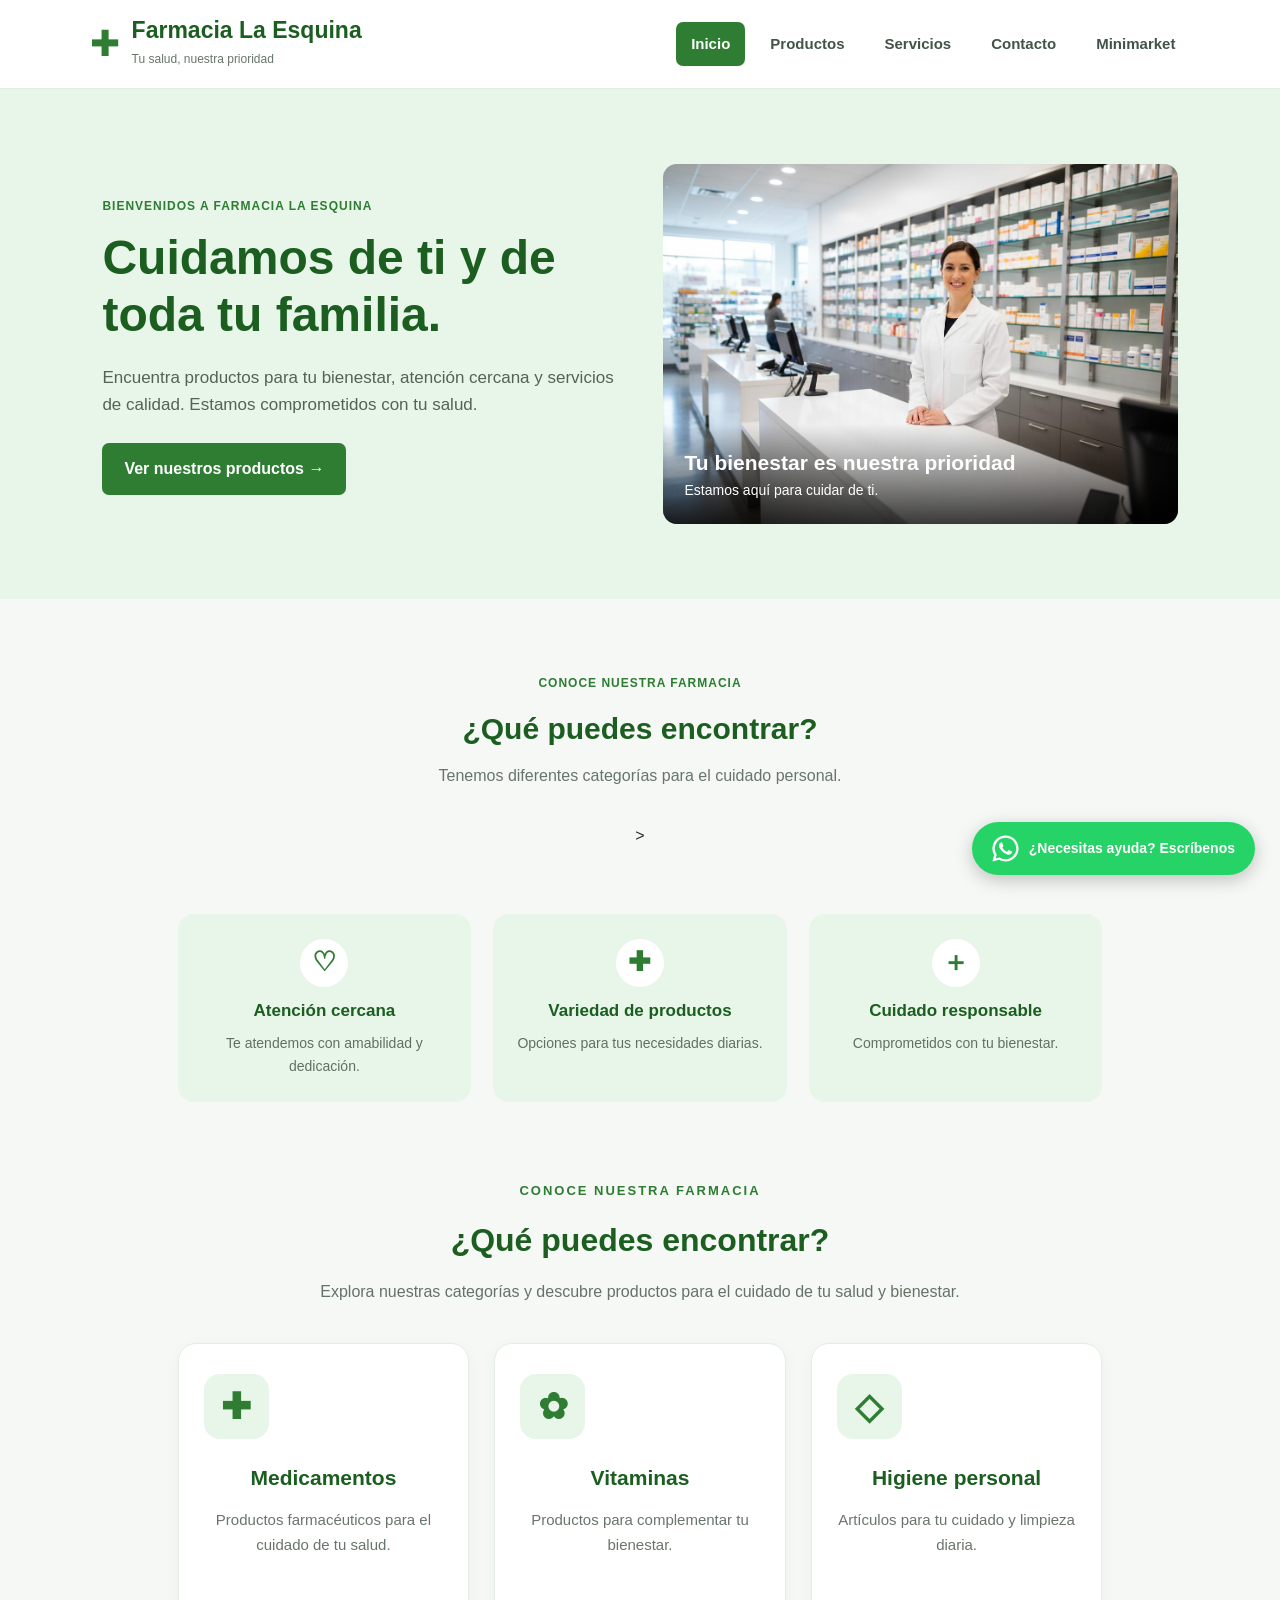
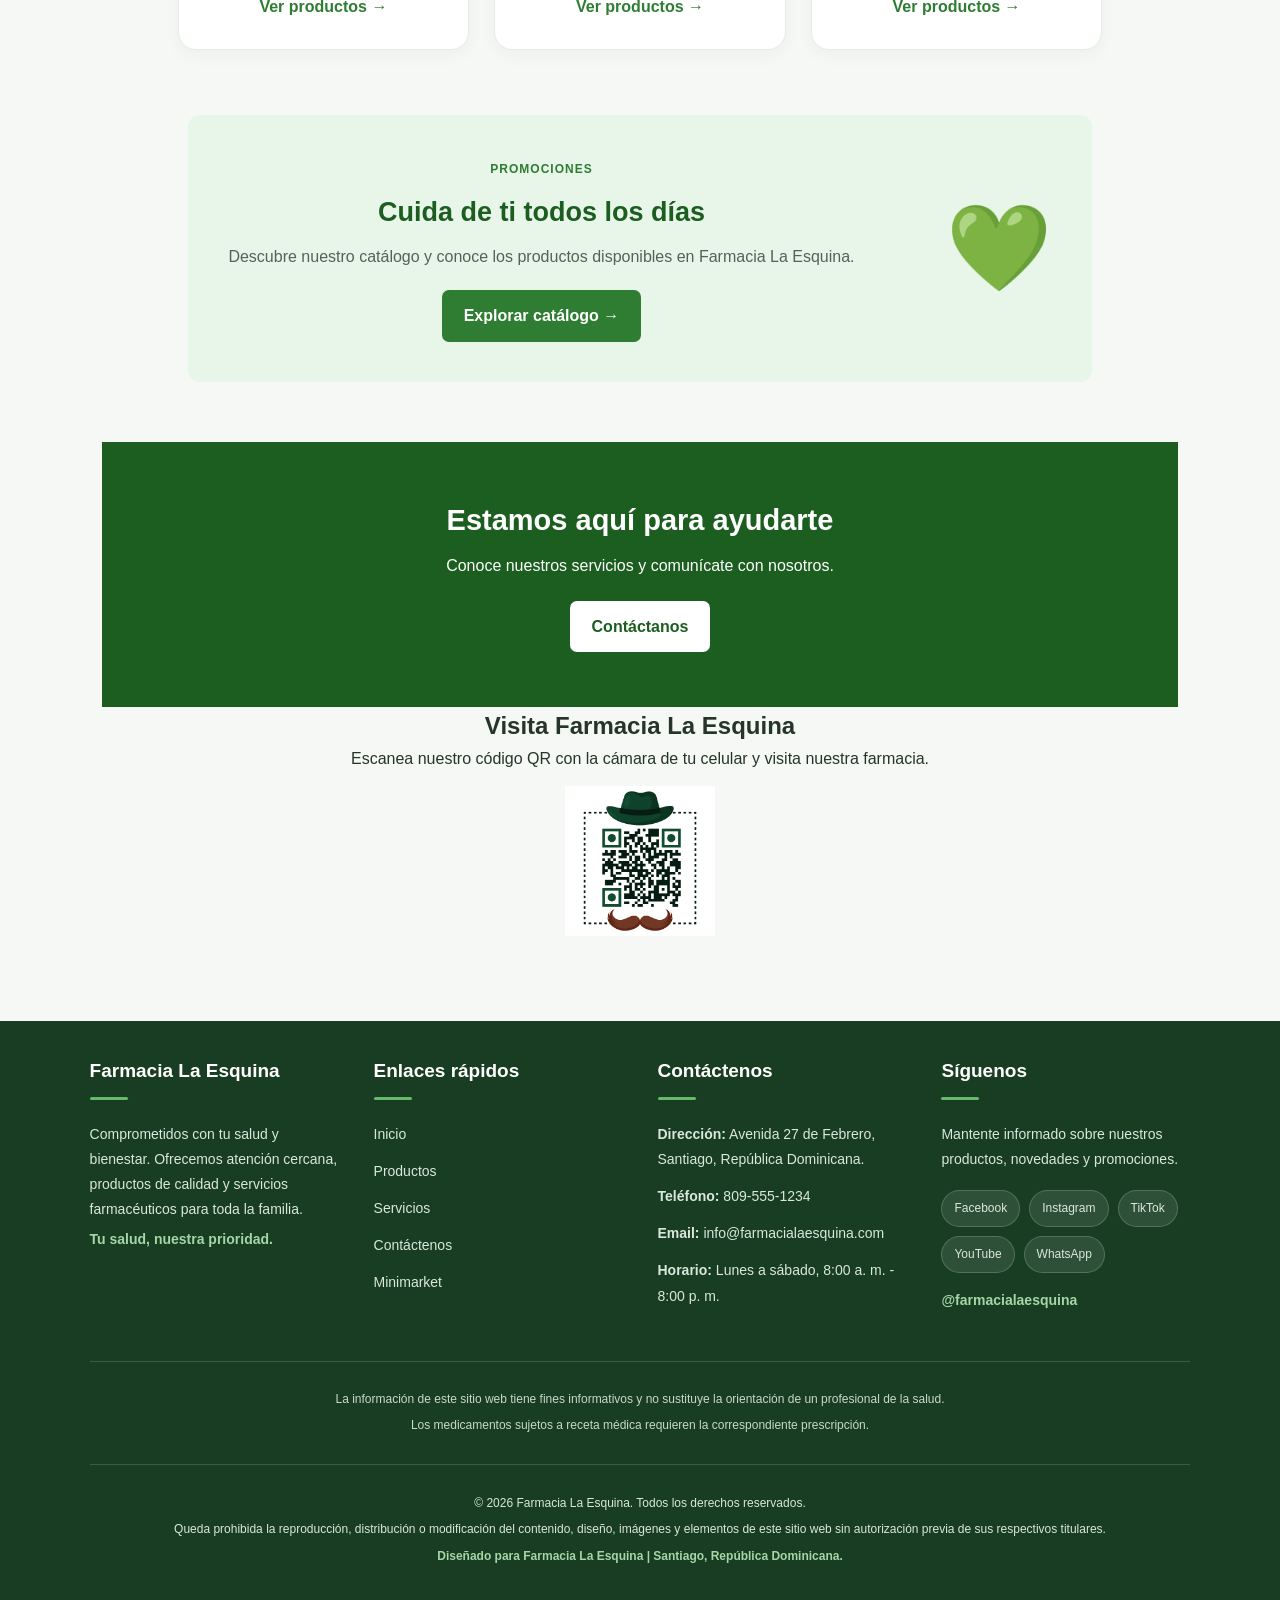
<file: index.html>
<!DOCTYPE html>
<html lang="es">

<head>
    <meta charset="UTF-8">
    <meta name="viewport" content="width=device-width, initial-scale=1.0">

    <title>Farmacia La Esquina | Tu salud es nuestra prioridad</title>

    <meta name="description" content="Farmacia La Esquina. Encuentra medicamentos, vitaminas y productos para el cuidado personal.">

    <link rel="stylesheet" href="css/styles.css">

    <script src="assets/js/main.js" defer></script>
</head>

<body>

    <!-- ENCABEZADO -->
    <header class="encabezado">

        <div class="logo">
            <span>✚</span>

            <div>
                <h2>Farmacia La Esquina</h2>
                <small>Tu salud, nuestra prioridad</small>
            </div>
        </div>

        <nav>
            <a class="activo" href="index.html">Inicio</a>
            <a href="pages/productos.html">Productos</a>
            <a href="pages/servicios.html">Servicios</a>
            <a href="pages/contacto.html">Contacto</a>
            <a href="pages/minimarket.html">Minimarket</a>
        </nav>

    </header>

    <!-- CONTENIDO PRINCIPAL -->
    <main>

        <!-- PORTADA -->
        <section class="portada">

            <div class="texto-portada">

                <span class="etiqueta">
                    BIENVENIDOS A FARMACIA LA ESQUINA
                </span>

                <h1>
                    Cuidamos de ti y de toda tu familia.
                </h1>

                <p>
                    Encuentra productos para tu bienestar,
                    atención cercana y servicios de calidad.
                    Estamos comprometidos con tu salud.
                </p>

                <a class="boton" href="pages/productos.html">
                    Ver nuestros productos →
                </a>

            </div>

            <div class="imagen-portada">

                <img
                    src="img/farmacia.jpg.jpg"
                    alt="Interior de Farmacia La Esquina"
                >

                <div class="texto-imagen">
                    <h3>Tu bienestar es nuestra prioridad</h3>
                    <p>Estamos aquí para cuidar de ti.</p>
                </div>

            </div>

        </section>

        <!-- CATEGORÍAS -->
        <section class="contenido">

            <span class="etiqueta">
                CONOCE NUESTRA FARMACIA
            </span>

            <h2>¿Qué puedes encontrar?</h2>

            <p>
                Tenemos diferentes categorías para el cuidado personal.
            </p>

           

>

                  
<section class="seccion-farmacia">

    <div class="beneficios-farmacia">

        <div class="beneficio">
            <span class="beneficio-icono">♡</span>
            <h3>Atención cercana</h3>
            <p>Te atendemos con amabilidad y dedicación.</p>
        </div>

        <div class="beneficio">
            <span class="beneficio-icono">✚</span>
            <h3>Variedad de productos</h3>
            <p>Opciones para tus necesidades diarias.</p>
        </div>

        <div class="beneficio">
            <span class="beneficio-icono">＋</span>
            <h3>Cuidado responsable</h3>
            <p>Comprometidos con tu bienestar.</p>
        </div>

    </div>

    <div class="encabezado-categorias">
        <span class="subtitulo-farmacia">CONOCE NUESTRA FARMACIA</span>
        <h2>¿Qué puedes encontrar?</h2>
        <p>
            Explora nuestras categorías y descubre productos
            para el cuidado de tu salud y bienestar.
        </p>
    </div>

    <div class="categorias-grid">

        <article class="categoria-card">
            <div class="categoria-icono">
                <span>✚</span>
            </div>
            <h3>Medicamentos</h3>
            <p>
                Productos farmacéuticos para el cuidado
                de tu salud.
            </p>
            <a href="pages/productos.html">
                Ver productos <span>→</span>
            </a>
        </article>

        <article class="categoria-card">
            <div class="categoria-icono">
                <span>✿</span>
            </div>
            <h3>Vitaminas</h3>
            <p>
                Productos para complementar
                tu bienestar.
            </p>
            <a href="pages/productos.html">
                Ver productos <span>→</span>
            </a>
        </article>

        <article class="categoria-card">
            <div class="categoria-icono">
                <span>◇</span>
            </div>
            <h3>Higiene personal</h3>
            <p>
                Artículos para tu cuidado
                y limpieza diaria.
            </p>
            <a href="pages/productos.html">
                Ver productos <span>→</span>
            </a>
        </article>

    </div>

</section>


        <!-- PROMOCIONES -->
        <section class="promociones">

            <div>
                <span class="etiqueta">PROMOCIONES</span>

                <h2>Cuida de ti todos los días</h2>

                <p>
                    Descubre nuestro catálogo y conoce los productos
                    disponibles en Farmacia La Esquina.
                </p>

                <a href="pages/productos.html" class="boton">
                    Explorar catálogo →
                </a>
            </div>

            <div class="promocion-icono">
                💚
            </div>

        </section>

        <!-- CONTACTO -->
        <section class="llamada">

            <h2>Estamos aquí para ayudarte</h2>

            <p>
                Conoce nuestros servicios y comunícate con nosotros.
            </p>

            <a href="pages/contacto.html" class="boton blanco">
                Contáctanos
            </a>

        </section>

        <!-- CÓDIGO QR -->
        <section class="seccion-qr">

            <div class="contenido-qr">

                <h2>Visita Farmacia La Esquina</h2>

                <p>
                    Escanea nuestro código QR con la cámara
                    de tu celular y visita nuestra farmacia.
                </p>

                <img
                    src="img/QR-Code (2).png"
                    alt="Código QR para visitar Farmacia La Esquina"
                    class="imagen-qr"
                >

        </section>

    </main>


    </footer>
<a
    href="https://wa.me/18095551234?text=Hola,%20Farmacia%20La%20Esquina"
    class="whatsapp-flotante"
    target="_blank"
    rel="noopener noreferrer"
    aria-label="Contactar por WhatsApp"
>
    <svg viewBox="0 0 32 32" aria-hidden="true">
        <path fill="currentColor" d="M16 .5C7.45.5.5 7.45.5 16c0 2.73.72 5.4 2.08 7.76L.5 31.5l7.94-2.02A15.4 15.4 0 0 0 16 31.5c8.55 0 15.5-6.95 15.5-15.5S24.55.5 16 .5zm0 28.2a12.7 12.7 0 0 1-6.48-1.78l-.46-.27-4.71 1.2 1.22-4.59-.3-.48A12.7 12.7 0 1 1 16 28.7zm6.97-9.52c-.38-.19-2.23-1.1-2.58-1.23-.35-.13-.6-.19-.85.19-.25.38-.98 1.23-1.2 1.48-.22.25-.44.28-.82.09-.38-.19-1.6-.59-3.05-1.88-1.13-1.01-1.9-2.26-2.12-2.64-.22-.38-.02-.58.17-.77.17-.17.38-.44.57-.66.19-.22.25-.38.38-.63.13-.25.07-.47-.03-.66-.1-.19-.85-2.04-1.17-2.8-.31-.74-.63-.64-.85-.65h-.73c-.25 0-.66.09-1.01.47-.35.38-1.33 1.3-1.33 3.15s1.36 3.65 1.55 3.9c.19.25 2.67 4.08 6.46 5.72.9.39 1.6.62 2.14.79.9.29 1.72.25 2.37.15.72-.11 2.23-.91 2.55-1.79.32-.88.32-1.64.22-1.79-.09-.16-.34-.25-.72-.44z"/>
    </svg>

    <span>¿Necesitas ayuda? Escríbenos</span>
</a>

<!-- =====================================
     PIE DE PÁGINA - FARMACIA LA ESQUINA
===================================== -->

<footer class="footer-farmacia">

    <div class="footer-contenido">

        <!-- INFORMACIÓN DE LA FARMACIA -->
        <div class="footer-columna">
            <h3>Farmacia La Esquina</h3>

            <p class="footer-descripcion">
                Comprometidos con tu salud y bienestar.
                Ofrecemos atención cercana, productos
                de calidad y servicios farmacéuticos
                para toda la familia.
            </p>

            <p class="footer-eslogan">
                Tu salud, nuestra prioridad.
            </p>
        </div>

        <!-- ENLACES -->
        <div class="footer-columna">
            <h3>Enlaces rápidos</h3>

            <ul>
                <li><a href="index.html">Inicio</a></li>
                <li><a href="pages/productos.html">Productos</a></li>
                <li><a href="pages/servicios.html">Servicios</a></li>
                <li><a href="pages/contacto.html">Contáctenos</a></li>
                <li><a href="pages/minimarket.html">Minimarket</a></li>
            </ul>
        </div>

        <!-- CONTACTO -->
        <div class="footer-columna">
            <h3>Contáctenos</h3>

            <ul class="datos-contacto">
                <li>
                    <strong>Dirección:</strong>
                    Avenida 27 de Febrero, Santiago,
                    República Dominicana.
                </li>

                <li>
                    <strong>Teléfono:</strong>
                    <a href="tel:+18095551234">
                        809-555-1234
                    </a>
                </li>

                <li>
                    <strong>Email:</strong>
                    <a href="mailto:info@farmacialaesquina.com">
                        info@farmacialaesquina.com
                    </a>
                </li>

                <li>
                    <strong>Horario:</strong>
                    Lunes a sábado, 8:00 a. m. - 8:00 p. m.
                </li>
            </ul>
        </div>

        <!-- REDES SOCIALES -->
        <div class="footer-columna">
            <h3>Síguenos</h3>

            <p>
                Mantente informado sobre nuestros
                productos, novedades y promociones.
            </p>

            <div class="footer-redes">

                <a href="#"
                   aria-label="Facebook">
                    Facebook
                </a>

                <a href="#"
                   aria-label="Instagram">
                    Instagram
                </a>

                <a href="#"
                   aria-label="TikTok">
                    TikTok
                </a>

                <a href="#"
                   aria-label="YouTube">
                    YouTube
                </a>

                <a href="https://wa.me/18095551234"
                   target="_blank"
                   rel="noopener noreferrer"
                   aria-label="WhatsApp">
                    WhatsApp
                </a>

            </div>

            <p class="footer-usuario">
                @farmacialaesquina
            </p>
        </div>

    </div>

    <!-- AVISO LEGAL -->
    <div class="footer-legal">

        <p>
            La información de este sitio web tiene fines
            informativos y no sustituye la orientación
            de un profesional de la salud.
        </p>

        <p>
            Los medicamentos sujetos a receta médica
            requieren la correspondiente prescripción.
        </p>

    </div>

    <!-- DERECHOS RESERVADOS -->
    <div class="footer-inferior">

        <p>
            © 2026 Farmacia La Esquina.
            Todos los derechos reservados.
        </p>

        <p>
            Queda prohibida la reproducción, distribución
            o modificación del contenido, diseño, imágenes
            y elementos de este sitio web sin autorización
            previa de sus respectivos titulares.
        </p>

        <p class="footer-creditos">
            Diseñado para Farmacia La Esquina |
            Santiago, República Dominicana.
        </p>

    </div>

</footer>

</body>
</html>
</file>
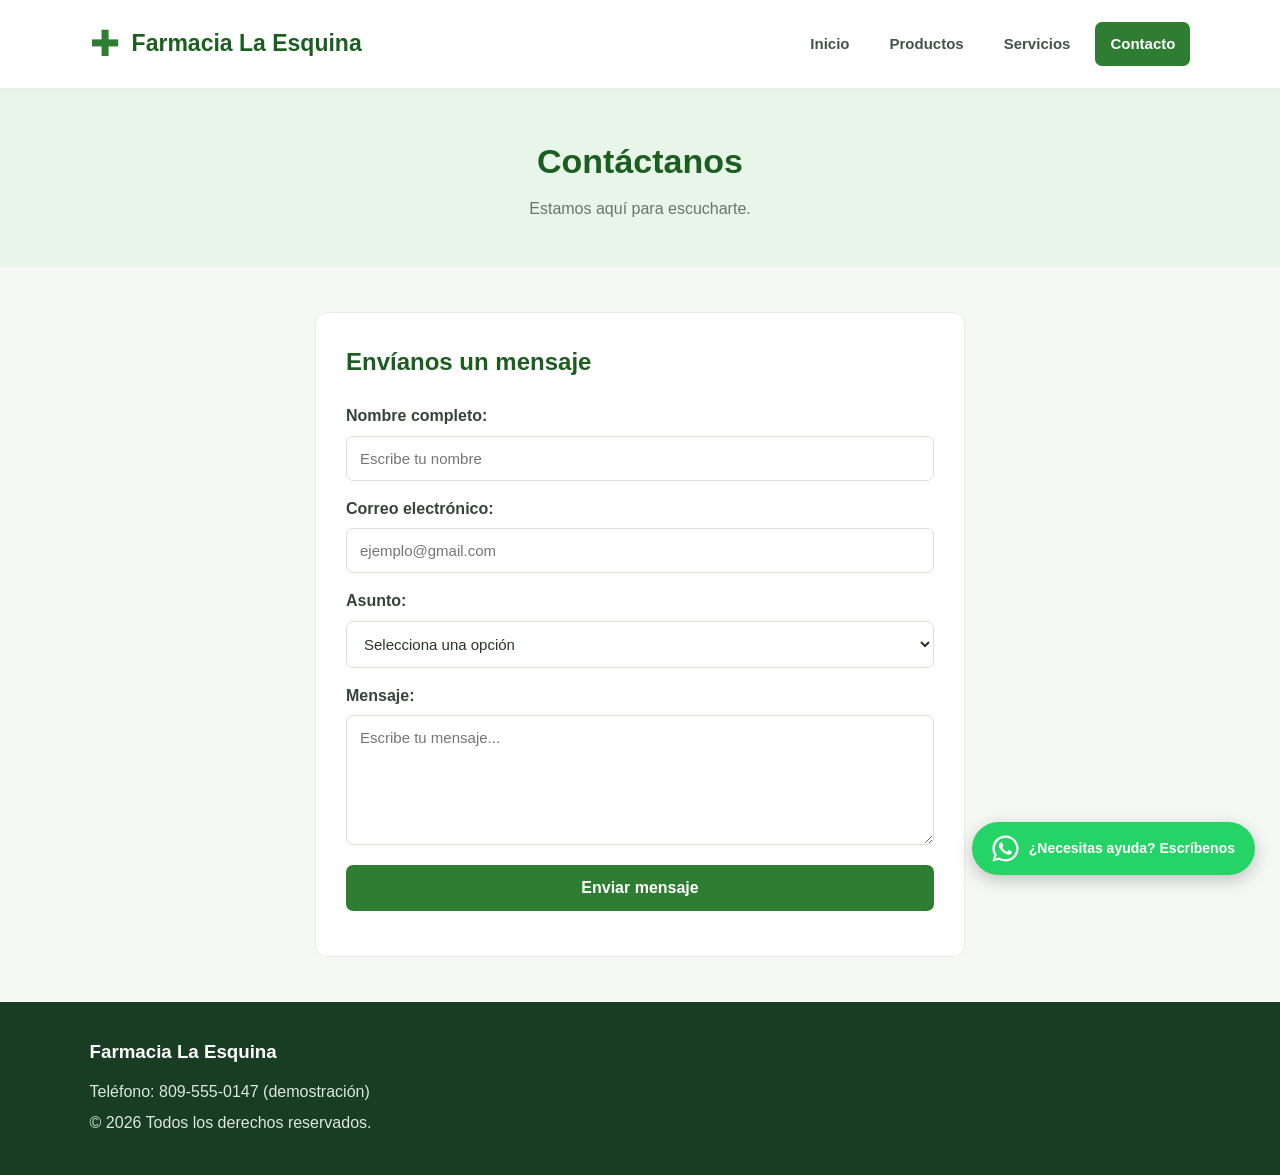
<file: pages/contacto.html>
<!DOCTYPE html>
<html lang="es">
<head>
    <meta charset="UTF-8">
    <meta name="viewport" content="width=device-width, initial-scale=1.0">
    <title>Contacto | Farmacia La Esquina</title>
    <link rel="stylesheet" href="../css/styles.css">
    <script src="../assets/js/main.js" defer></script>
</head>
<body>

<header class="encabezado">
    <div class="logo">
        <span>✚</span>
        <h2>Farmacia La Esquina</h2>
    </div>

    <nav>
        <a href="../index.html">Inicio</a>
        <a href="productos.html">Productos</a>
        <a href="servicios.html">Servicios</a>
        <a class="activo" href="contacto.html">Contacto</a>
    </nav>
</header>

<section class="titulo-pagina">
    <h1>Contáctanos</h1>
    <p>Estamos aquí para escucharte.</p>
</section>

<main class="seccion">

    <form id="formulario" class="formulario">

        <h2>Envíanos un mensaje</h2>

        <label for="nombre">Nombre completo:</label>
        <input
            type="text"
            id="nombre"
            placeholder="Escribe tu nombre"
            required
            minlength="2"
        >

        <label for="correo">Correo electrónico:</label>
        <input
            type="email"
            id="correo"
            placeholder="ejemplo@gmail.com"
            required
        >

        <label for="asunto">Asunto:</label>
        <select id="asunto" required>
            <option value="">Selecciona una opción</option>
            <option>Consulta de productos</option>
            <option>Información de servicios</option>
            <option>Otra consulta</option>
        </select>

        <label for="texto">Mensaje:</label>
        <textarea
            id="texto"
            placeholder="Escribe tu mensaje..."
            required
            minlength="10"
        ></textarea>

        <button class="btn-formulario" type="submit">
            Enviar mensaje
        </button>

        <p id="mensaje"></p>

    </form>

</main>

<footer>
    <h3>Farmacia La Esquina</h3>
    <p>Teléfono: 809-555-0147 (demostración)</p>
    <p>© 2026 Todos los derechos reservados.</p>
</footer>
<a
    href="https://wa.me/18095551234?text=Hola,%20Farmacia%20La%20Esquina"
    class="whatsapp-flotante"
    target="_blank"
    rel="noopener noreferrer"
    aria-label="Contactar por WhatsApp"
>
    <svg viewBox="0 0 32 32" aria-hidden="true">
        <path fill="currentColor" d="M16 .5C7.45.5.5 7.45.5 16c0 2.73.72 5.4 2.08 7.76L.5 31.5l7.94-2.02A15.4 15.4 0 0 0 16 31.5c8.55 0 15.5-6.95 15.5-15.5S24.55.5 16 .5zm0 28.2a12.7 12.7 0 0 1-6.48-1.78l-.46-.27-4.71 1.2 1.22-4.59-.3-.48A12.7 12.7 0 1 1 16 28.7zm6.97-9.52c-.38-.19-2.23-1.1-2.58-1.23-.35-.13-.6-.19-.85.19-.25.38-.98 1.23-1.2 1.48-.22.25-.44.28-.82.09-.38-.19-1.6-.59-3.05-1.88-1.13-1.01-1.9-2.26-2.12-2.64-.22-.38-.02-.58.17-.77.17-.17.38-.44.57-.66.19-.22.25-.38.38-.63.13-.25.07-.47-.03-.66-.1-.19-.85-2.04-1.17-2.8-.31-.74-.63-.64-.85-.65h-.73c-.25 0-.66.09-1.01.47-.35.38-1.33 1.3-1.33 3.15s1.36 3.65 1.55 3.9c.19.25 2.67 4.08 6.46 5.72.9.39 1.6.62 2.14.79.9.29 1.72.25 2.37.15.72-.11 2.23-.91 2.55-1.79.32-.88.32-1.64.22-1.79-.09-.16-.34-.25-.72-.44z"/>
    </svg>

    <span>¿Necesitas ayuda? Escríbenos</span>
</a>
</body>
</html>
</file>
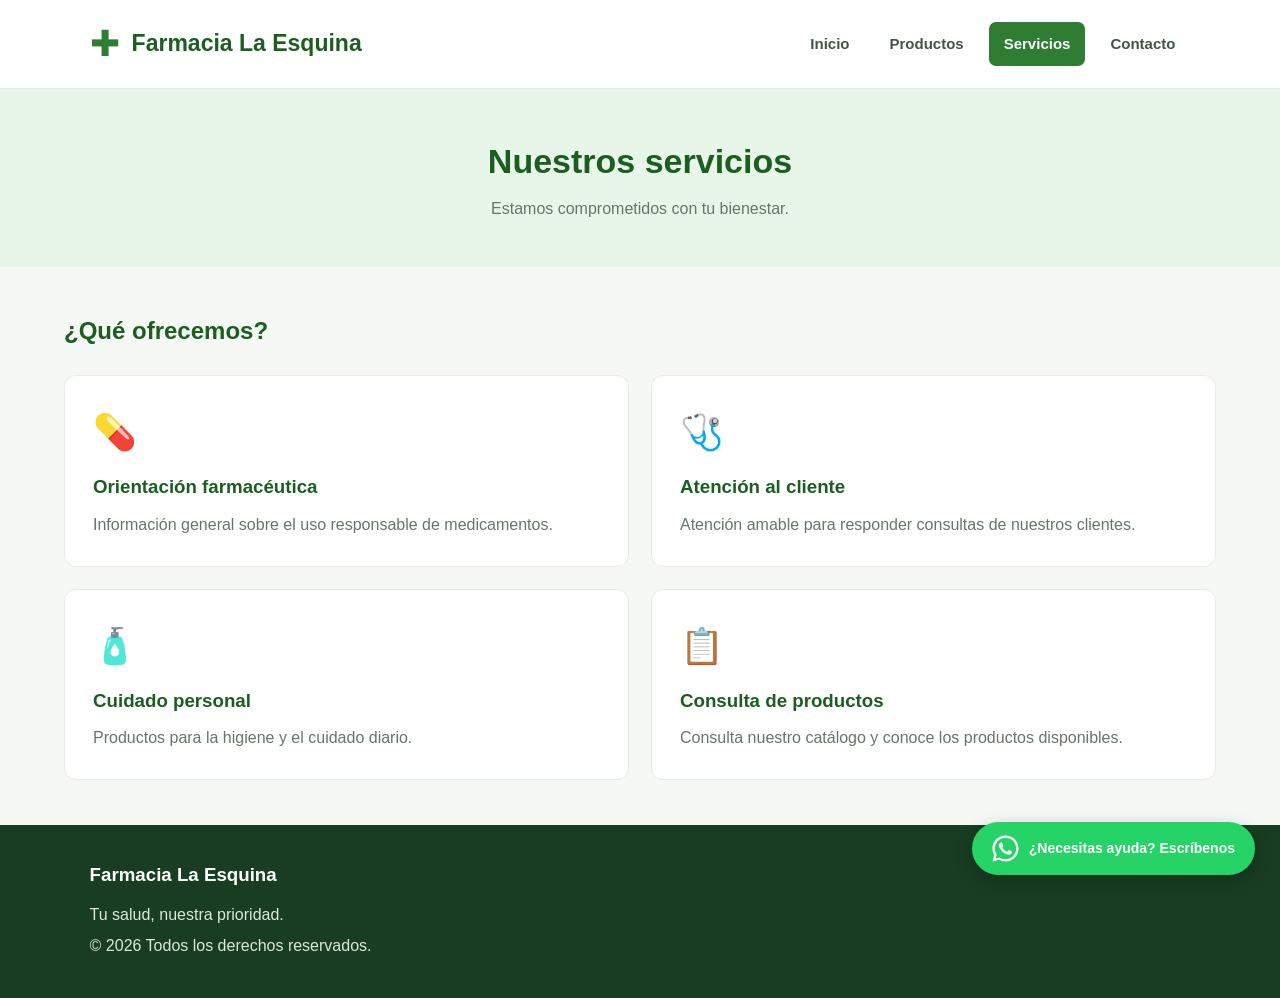
<file: pages/servicios.html>
<!DOCTYPE html>
<html lang="es">
<head>
    <meta charset="UTF-8">
    <meta name="viewport" content="width=device-width, initial-scale=1.0">
    <title>Servicios | Farmacia La Esquina</title>
    <link rel="stylesheet" href="../css/styles.css">
    <script src="../assets/js/main.js" defer></script>
</head>
<body>

<header class="encabezado">
    <div class="logo">
        <span>✚</span>
        <h2>Farmacia La Esquina</h2>
    </div>

    <nav>
        <a href="../index.html">Inicio</a>
        <a href="productos.html">Productos</a>
        <a class="activo" href="servicios.html">Servicios</a>
        <a href="contacto.html">Contacto</a>
    </nav>
</header>

<section class="titulo-pagina">
    <h1>Nuestros servicios</h1>
    <p>Estamos comprometidos con tu bienestar.</p>
</section>

<main class="seccion">

    <h2>¿Qué ofrecemos?</h2>

    <div class="servicios">

        <article class="servicio">
            <div class="icono">💊</div>
            <h3>Orientación farmacéutica</h3>
            <p>Información general sobre el uso responsable de medicamentos.</p>
        </article>

        <article class="servicio">
            <div class="icono">🩺</div>
            <h3>Atención al cliente</h3>
            <p>Atención amable para responder consultas de nuestros clientes.</p>
        </article>

        <article class="servicio">
            <div class="icono">🧴</div>
            <h3>Cuidado personal</h3>
            <p>Productos para la higiene y el cuidado diario.</p>
        </article>

        <article class="servicio">
            <div class="icono">📋</div>
            <h3>Consulta de productos</h3>
            <p>Consulta nuestro catálogo y conoce los productos disponibles.</p>
        </article>

    </div>

</main>

<footer>
    <h3>Farmacia La Esquina</h3>
    <p>Tu salud, nuestra prioridad.</p>
    <p>© 2026 Todos los derechos reservados.</p>
</footer>
<a
    href="https://wa.me/18095551234?text=Hola,%20Farmacia%20La%20Esquina"
    class="whatsapp-flotante"
    target="_blank"
    rel="noopener noreferrer"
    aria-label="Contactar por WhatsApp"
>
    <svg viewBox="0 0 32 32" aria-hidden="true">
        <path fill="currentColor" d="M16 .5C7.45.5.5 7.45.5 16c0 2.73.72 5.4 2.08 7.76L.5 31.5l7.94-2.02A15.4 15.4 0 0 0 16 31.5c8.55 0 15.5-6.95 15.5-15.5S24.55.5 16 .5zm0 28.2a12.7 12.7 0 0 1-6.48-1.78l-.46-.27-4.71 1.2 1.22-4.59-.3-.48A12.7 12.7 0 1 1 16 28.7zm6.97-9.52c-.38-.19-2.23-1.1-2.58-1.23-.35-.13-.6-.19-.85.19-.25.38-.98 1.23-1.2 1.48-.22.25-.44.28-.82.09-.38-.19-1.6-.59-3.05-1.88-1.13-1.01-1.9-2.26-2.12-2.64-.22-.38-.02-.58.17-.77.17-.17.38-.44.57-.66.19-.22.25-.38.38-.63.13-.25.07-.47-.03-.66-.1-.19-.85-2.04-1.17-2.8-.31-.74-.63-.64-.85-.65h-.73c-.25 0-.66.09-1.01.47-.35.38-1.33 1.3-1.33 3.15s1.36 3.65 1.55 3.9c.19.25 2.67 4.08 6.46 5.72.9.39 1.6.62 2.14.79.9.29 1.72.25 2.37.15.72-.11 2.23-.91 2.55-1.79.32-.88.32-1.64.22-1.79-.09-.16-.34-.25-.72-.44z"/>
    </svg>

    <span>¿Necesitas ayuda? Escríbenos</span>
</a>
</body>
</html>
</file>
<file: css/styles.css>
/* =====================================================
   FARMACIA LA ESQUINA
   Diseño moderno, limpio y profesional
===================================================== */

/* 1. CONFIGURACIÓN GENERAL */

* {
    margin: 0;
    padding: 0;
    box-sizing: border-box;
}

html {
    scroll-behavior: smooth;
}

body {
    font-family: Arial, Helvetica, sans-serif;
    background: #F5F8F5;
    color: #26352A;
    line-height: 1.6;
}

img {
    max-width: 100%;
}

a {
    text-decoration: none;
}

/* 2. ENCABEZADO Y NAVEGACIÓN */

.encabezado {
    width: 100%;
    min-height: 85px;
    padding: 15px 7%;
    background: #FFFFFF;
    display: flex;
    justify-content: space-between;
    align-items: center;
    gap: 25px;
    border-bottom: 1px solid #E5EEE5;
    box-shadow: 0 2px 10px rgba(0, 0, 0, 0.04);
}

.logo {
    display: flex;
    align-items: center;
    gap: 12px;
}

.logo span {
    color: #2E7D32;
    font-size: 36px;
}

.logo h1,
.logo h2 {
    color: #1B5E20;
    font-size: 23px;
    line-height: 1.2;
}

.logo small {
    color: #68756A;
    font-size: 12px;
}

nav {
    display: flex;
    align-items: center;
    gap: 10px;
    flex-wrap: wrap;
}

nav a {
    color: #435348;
    font-size: 15px;
    font-weight: 600;
    padding: 10px 15px;
    border-radius: 7px;
    transition: 0.2s ease;
}

nav a:hover,
nav a.activo {
    color: #FFFFFF;
    background: #2E7D32;
}

/* 3. ELEMENTOS GENERALES */

.etiqueta {
    display: inline-block;
    color: #2E7D32;
    font-size: 12px;
    font-weight: bold;
    letter-spacing: 1px;
    margin-bottom: 12px;
}

.boton {
    display: inline-block;
    background: #2E7D32;
    color: #FFFFFF;
    padding: 13px 22px;
    border-radius: 7px;
    font-weight: bold;
    transition: background 0.2s ease;
}

.boton:hover {
    background: #1B5E20;
}

button {
    cursor: pointer;
}

/* 4. PORTADA DE INICIO */

.portada {
    display: grid;
    grid-template-columns: 1fr 1fr;
    align-items: center;
    gap: 45px;
    padding: 75px 8%;
    background: #E8F5E9;
}

.texto-portada h1 {
    color: #1B5E20;
    font-size: clamp(32px, 4vw, 48px);
    line-height: 1.2;
    margin-bottom: 20px;
}

.texto-portada p {
    color: #536357;
    font-size: 17px;
    margin-bottom: 25px;
    max-width: 520px;
}

.imagen-portada {
    position: relative;
    min-height: 320px;
    border-radius: 14px;
    overflow: hidden;
    background: #DCEBDD;
}

.imagen-portada img {
    display: block;
    width: 100%;
    height: 360px;
    object-fit: cover;
}

.texto-imagen {
    position: absolute;
    bottom: 0;
    left: 0;
    width: 100%;
    padding: 22px;
    color: #FFFFFF;
    background: linear-gradient(transparent, rgba(0, 0, 0, 0.75));
}

.texto-imagen h3 {
    font-size: 21px;
}

.texto-imagen p {
    font-size: 14px;
}

/* 5. BENEFICIOS */

.beneficios {
    display: grid;
    grid-template-columns: repeat(3, 1fr);
    gap: 20px;
    padding: 28px 8%;
    background: #FFFFFF;
}

.beneficios div {
    text-align: center;
    padding: 15px;
    color: #2E7D32;
    font-size: 17px;
}

.beneficios strong {
    color: #344438;
    margin-left: 5px;
}

/* 6. CONTENIDO Y TARJETAS DEL INICIO */

.contenido {
    padding: 70px 8%;
    text-align: center;
}

.contenido > h2 {
    color: #1B5E20;
    font-size: 30px;
    margin-bottom: 10px;
}

.contenido > p {
    color: #68756A;
    margin-bottom: 35px;
}

.tarjetas {
    display: grid;
    grid-template-columns: repeat(3, 1fr);
    gap: 25px;
    margin-top: 30px;
}

.tarjeta {
    padding: 30px 25px;
    background: #FFFFFF;
    border: 1px solid #E5EEE5;
    border-radius: 12px;
    text-align: left;
    transition: 0.2s ease;
}

.tarjeta:hover {
    border-color: #A5D6A7;
    transform: translateY(-3px);
}

.icono {
    font-size: 35px;
    margin-bottom: 12px;
}

.tarjeta h3 {
    color: #1B5E20;
    margin-bottom: 10px;
}

.tarjeta p {
    color: #68756A;
    margin-bottom: 15px;
}

.tarjeta a {
    color: #2E7D32;
    font-weight: bold;
}

/* 7. PROMOCIONES */

.promociones {
    display: flex;
    justify-content: space-between;
    align-items: center;
    gap: 30px;
    margin: 0 8% 60px;
    padding: 40px;
    background: #E8F5E9;
    border-radius: 12px;
}

.promociones h2 {
    color: #1B5E20;
    font-size: 27px;
    margin-bottom: 10px;
}

.promociones p {
    color: #536357;
    margin-bottom: 20px;
}

.promocion-icono {
    font-size: 85px;
}

/* 8. LLAMADA A LA ACCIÓN */

.llamada {
    padding: 55px 20px;
    text-align: center;
    color: #FFFFFF;
    background: #1B5E20;
}

.llamada h2 {
    font-size: 29px;
    margin-bottom: 10px;
}

.llamada p {
    margin-bottom: 22px;
}

.boton.blanco {
    color: #1B5E20;
    background: #FFFFFF;
}

.boton.blanco:hover {
    background: #E8F5E9;
}

/* 9. TÍTULOS DE PÁGINAS INTERNAS */

.titulo-pagina {
    padding: 45px 20px;
    text-align: center;
    background: #E8F5E9;
}

.titulo-pagina h1 {
    color: #1B5E20;
    font-size: 34px;
    margin-bottom: 8px;
}

.titulo-pagina p {
    color: #68756A;
}

.seccion,
.contenedor {
    width: 90%;
    max-width: 1200px;
    margin: 45px auto;
}

.seccion > h2 {
    color: #1B5E20;
    margin-bottom: 25px;
}

/* 10. BUSCADOR DE PRODUCTOS */

.buscador {
    width: 100%;
    margin: 0 auto 25px;
}

.buscador input {
    display: block;
    width: 100%;
    padding: 14px 16px;
    border: 1px solid #D5E2D5;
    border-radius: 8px;
    background: #FFFFFF;
    font-size: 15px;
    outline: none;
}

.buscador input:focus {
    border-color: #2E7D32;
    box-shadow: 0 0 0 3px rgba(46, 125, 50, 0.10);
}

/* 11. FILTROS */

.filtros {
    display: flex;
    flex-wrap: wrap;
    gap: 10px;
    margin-bottom: 25px;
}

.filtros button,
.filtros a {
    padding: 9px 15px;
    border: 1px solid #C8DCC8;
    border-radius: 7px;
    background: #FFFFFF;
    color: #2E7D32;
}

.filtros button:hover,
.filtros a:hover {
    color: #FFFFFF;
    background: #2E7D32;
}

/* 12. CATÁLOGO DE PRODUCTOS */

.productos {
    display: grid;
    grid-template-columns: repeat(3, minmax(0, 1fr));
    gap: 22px;
}

.producto {
    display: flex;
    flex-direction: column;
    padding: 20px;
    background: #FFFFFF;
    border: 1px solid #E5EEE5;
    border-radius: 12px;
    overflow: hidden;
    transition: 0.2s ease;
}

.producto:hover {
    border-color: #A5D6A7;
    transform: translateY(-3px);
}

.producto img.imagen-producto {
    display: block;
    width: 100%;
    max-width: 200px;
    height: 180px;
    object-fit: contain;
    margin: 0 auto 15px;
}

.producto h3 {
    color: #1B5E20;
    font-size: 19px;
    margin-bottom: 8px;
}

.producto p {
    color: #68756A;
    margin-bottom: 8px;
}

.producto .precio {
    color: #1B5E20;
    font-size: 19px;
    font-weight: bold;
    margin-top: auto;
}

.producto button {
    width: 100%;
    margin-top: 14px;
    padding: 12px;
    border: none;
    border-radius: 7px;
    color: #FFFFFF;
    background: #2E7D32;
    font-size: 15px;
    font-weight: bold;
}

.producto button:hover {
    background: #1B5E20;
}

/* 13. CARRITO */

.carrito {
    margin-top: 40px;
    padding: 25px;
    background: #FFFFFF;
    border: 1px solid #E5EEE5;
    border-radius: 12px;
}

.carrito h2,
.carrito h3 {
    color: #1B5E20;
    margin-bottom: 15px;
}

.carrito p {
    color: #536357;
}

.producto-carrito {
    display: flex;
    justify-content: space-between;
    align-items: center;
    gap: 15px;
    padding: 12px 0;
    border-bottom: 1px solid #E5EEE5;
}

.carrito button {
    padding: 10px 16px;
    margin-top: 12px;
    border: none;
    border-radius: 7px;
    background: #2E7D32;
    color: #FFFFFF;
    font-weight: bold;
}

.carrito button:hover {
    background: #1B5E20;
}

#vaciar {
    background: #B3261E;
}

#vaciar:hover {
    background: #8E1B16;
}

#total,
.carrito-total {
    color: #1B5E20;
    font-size: 20px;
    font-weight: bold;
}

/* 14. SERVICIOS */

.servicios {
    display: grid;
    grid-template-columns: repeat(2, 1fr);
    gap: 22px;
}

.servicio {
    padding: 28px;
    background: #FFFFFF;
    border: 1px solid #E5EEE5;
    border-radius: 12px;
    transition: 0.2s ease;
}

.servicio:hover {
    border-color: #A5D6A7;
    transform: translateY(-3px);
}

.servicio h3 {
    color: #1B5E20;
    margin-bottom: 10px;
}

.servicio p {
    color: #68756A;
}

/* 15. FORMULARIO DE CONTACTO */

.formulario {
    width: 100%;
    max-width: 650px;
    margin: 0 auto;
    padding: 30px;
    background: #FFFFFF;
    border: 1px solid #E5EEE5;
    border-radius: 12px;
}

.formulario h2 {
    color: #1B5E20;
    margin-bottom: 22px;
}

.formulario label {
    display: block;
    margin: 15px 0 7px;
    color: #344438;
    font-weight: bold;
}

.formulario input,
.formulario select,
.formulario textarea {
    display: block;
    width: 100%;
    padding: 13px;
    border: 1px solid #D5E2D5;
    border-radius: 7px;
    background: #FFFFFF;
    color: #26352A;
    font-family: inherit;
    font-size: 15px;
    outline: none;
}

.formulario input:focus,
.formulario select:focus,
.formulario textarea:focus {
    border-color: #2E7D32;
    box-shadow: 0 0 0 3px rgba(46, 125, 50, 0.10);
}

.formulario textarea {
    min-height: 130px;
    resize: vertical;
}

.btn-formulario {
    width: 100%;
    margin-top: 20px;
    padding: 14px;
    border: none;
    border-radius: 7px;
    color: #FFFFFF;
    background: #2E7D32;
    font-size: 16px;
    font-weight: bold;
}

.btn-formulario:hover {
    background: #1B5E20;
}

#mensaje {
    margin-top: 15px;
    color: #1B5E20;
    font-weight: bold;
}

/* 16. PIE DE PÁGINA */

footer {
    padding: 35px 7%;
    background: #183D22;
    color: #FFFFFF;
}

footer h3 {
    margin-bottom: 12px;
}

footer p {
    color: #DCE8DC;
    margin: 5px 0;
}

footer a {
    color: #FFFFFF;
}

footer a:hover {
    text-decoration: underline;
}

.footer-contenido {
    display: grid;
    grid-template-columns: repeat(3, 1fr);
    gap: 30px;
    max-width: 1200px;
    margin: 0 auto;
}

.footer-final {
    margin-top: 25px;
    padding-top: 18px;
    border-top: 1px solid rgba(255, 255, 255, 0.2);
    text-align: center;
}

/* 17. ACCESIBILIDAD */

button:focus-visible,
a:focus-visible,
input:focus-visible,
select:focus-visible,
textarea:focus-visible {
    outline: 3px solid #81C784;
    outline-offset: 3px;
}

/* 18. TABLETAS */

@media (max-width: 900px) {
    .encabezado {
        flex-direction: column;
        align-items: flex-start;
    }

    nav {
        width: 100%;
    }

    .portada {
        gap: 25px;
        padding: 55px 6%;
    }

    .productos {
        grid-template-columns: repeat(2, minmax(0, 1fr));
    }

    .tarjetas {
        grid-template-columns: repeat(2, 1fr);
    }
}

/* 19. CELULARES */

@media (max-width: 600px) {
    .encabezado {
        padding: 18px 5%;
    }

    .logo h1,
    .logo h2 {
        font-size: 20px;
    }

    nav {
        gap: 5px;
    }

    nav a {
        padding: 8px 10px;
        font-size: 13px;
    }

    .portada {
        grid-template-columns: 1fr;
        padding: 40px 6%;
    }

    .texto-portada h1 {
        font-size: 32px;
    }

    .imagen-portada img {
        height: 260px;
    }

    .beneficios {
        grid-template-columns: 1fr;
        gap: 5px;
    }

    .tarjetas,
    .productos,
    .servicios {
        grid-template-columns: 1fr;
    }

    .contenido {
        padding: 45px 6%;
    }

    .promociones {
        flex-direction: column;
        align-items: flex-start;
        margin: 0 5% 40px;
        padding: 25px;
    }

    .promocion-icono {
        font-size: 55px;
    }

    .titulo-pagina {
        padding: 35px 15px;
    }

    .titulo-pagina h1 {
        font-size: 28px;
    }

    .seccion,
    .contenedor {
        width: 90%;
        margin: 30px auto;
    }

    .formulario {
        padding: 22px;
    }

    .footer-contenido {
        grid-template-columns: 1fr;
        gap: 22px;
    }

    .producto-carrito {
        flex-wrap: wrap;
    }
}

/* 20. RESPETAR PREFERENCIAS DE MOVIMIENTO */

@media (prefers-reduced-motion: reduce) {
    *,
    *::before,
    *::after {
        scroll-behavior: auto !important;
        transition-duration: 0.01ms !important;
        animation-duration: 0.01ms !important;
    }
}


/* ==================================================
   FARMACIA LA ESQUINA
   CARRITO PROFESIONAL Y NOTIFICACIONES
================================================== */

/* CONTENEDOR DE PRODUCTOS DEL CARRITO */

#productos-carrito {
    display: flex;
    flex-direction: column;
    gap: 12px;
}

/* TARJETA DE CADA PRODUCTO */

.producto-carrito {
    display: flex;
    align-items: center;
    justify-content: space-between;
    flex-wrap: wrap;
    gap: 15px;
    padding: 16px;
    background: #ffffff;
    border: 1px solid #e3ebe3;
    border-radius: 14px;
    transition: all 0.3s ease;
}

.producto-carrito:hover {
    transform: translateY(-2px);
    box-shadow: 0 6px 18px rgba(0, 0, 0, 0.08);
}

/* INFORMACIÓN DEL PRODUCTO */

.info-carrito h4 {
    color: #245c32;
    font-size: 16px;
    margin-bottom: 6px;
}

.info-carrito p {
    color: #68776b;
    font-size: 14px;
}

/* CONTROLES DE CANTIDAD */

.controles-cantidad {
    display: flex;
    align-items: center;
    gap: 12px;
}

.controles-cantidad span {
    font-weight: bold;
    min-width: 20px;
    text-align: center;
}

.controles-cantidad button {
    width: 34px;
    height: 34px;
    border: none;
    border-radius: 9px;
    background: #e7f3e8;
    color: #247239;
    font-size: 21px;
    cursor: pointer;
    transition: 0.2s ease;
}

.controles-cantidad button:hover {
    background: #2e7d32;
    color: white;
    transform: scale(1.08);
}

/* ELIMINAR PRODUCTO */

.eliminar-producto {
    border: none;
    background: #fff0f0;
    padding: 10px;
    border-radius: 9px;
    cursor: pointer;
    transition: 0.2s ease;
}

.eliminar-producto:hover {
    background: #ffdddd;
    transform: scale(1.1);
}

/* CARRITO VACÍO */

.carrito-vacio {
    text-align: center;
    padding: 30px 15px;
    color: #777777;
    font-size: 16px;
}

/* NOTIFICACIONES */

.notificacion {
    position: fixed;
    top: 20px;
    right: 20px;
    z-index: 9999;
    background: #2e7d32;
    color: white;
    padding: 15px 22px;
    border-radius: 12px;
    box-shadow: 0 5px 20px rgba(0, 0, 0, 0.18);
    opacity: 0;
    transform: translateX(120%);
    transition: all 0.35s ease;
    pointer-events: none;
    font-weight: bold;
}

.notificacion.mostrar {
    opacity: 1;
    transform: translateX(0);
}

/* ADAPTACIÓN PARA CELULARES */

@media (max-width: 600px) {

    .producto-carrito {
        gap: 12px;
        padding: 13px;
    }

    .info-carrito {
        width: 100%;
    }

    .notificacion {
        top: 15px;
        right: 10px;
        left: 10px;
        text-align: center;
    }

}


/* ==================================================
   FARMACIA LA ESQUINA
   CATÁLOGO PREMIUM - FAVORITOS Y FILTROS
================================================== */


/* 1. SECCIÓN DEL CATÁLOGO */

.catalogo {
    width: 100%;
}

.catalogo > h2 {
    color: #1b5e20;
    font-size: 30px;
    margin-bottom: 12px;
}

.catalogo > p {
    color: #68776b;
    margin-bottom: 25px;
    line-height: 1.6;
}


/* 2. BUSCADOR */

.buscador {
    margin: 25px 0;
}

.buscador input {
    width: 100%;
    padding: 16px 20px;
    border: 1px solid #dce8dd;
    border-radius: 14px;
    background: #ffffff;
    font-size: 16px;
    outline: none;
    transition: 0.3s ease;
}

.buscador input:focus {
    border-color: #2e7d32;
    box-shadow: 0 0 0 4px rgba(46, 125, 50, 0.10);
}


/* 3. FILTROS DE CATEGORÍAS */

.filtros {
    margin: 30px 0;
}

.filtros h3 {
    color: #245c32;
    margin-bottom: 15px;
}

.botones-filtros {
    display: flex;
    flex-wrap: wrap;
    gap: 12px;
}

.filtro {
    padding: 12px 20px;
    border: 1px solid #dce8dd;
    border-radius: 30px;
    background: #ffffff;
    color: #315c38;
    font-weight: 600;
    cursor: pointer;
    transition: all 0.3s ease;
}

.filtro:hover {
    background: #e8f5e9;
    border-color: #2e7d32;
    transform: translateY(-2px);
}

.filtro.activo {
    background: #2e7d32;
    border-color: #2e7d32;
    color: #ffffff;
    box-shadow: 0 4px 12px rgba(46, 125, 50, 0.20);
}


/* 4. SECCIÓN DE FAVORITOS */

.seccion-favoritos {
    margin: 30px 0;
    padding: 20px;
    background: #f0f8f0;
    border: 1px solid #dcebdc;
    border-radius: 15px;
}

.encabezado-favoritos {
    display: flex;
    justify-content: space-between;
    align-items: center;
    flex-wrap: wrap;
    gap: 12px;
}

.encabezado-favoritos h3 {
    color: #245c32;
}

#mostrar-favoritos {
    padding: 10px 18px;
    background: #ffffff;
    color: #2e7d32;
    border: 1px solid #2e7d32;
    border-radius: 25px;
    font-weight: bold;
    cursor: pointer;
    transition: 0.3s ease;
}

#mostrar-favoritos:hover,
#mostrar-favoritos.activo {
    background: #2e7d32;
    color: #ffffff;
}

.seccion-favoritos > p {
    color: #68776b;
    margin-top: 10px;
    font-size: 14px;
}


/* 5. INFORMACIÓN DEL CATÁLOGO */

.informacion-catalogo {
    margin: 25px 0 15px;
    color: #536b57;
    font-weight: 600;
}


/* 6. TARJETAS DE PRODUCTOS */

.productos .producto {
    position: relative;
    overflow: hidden;
    transition: transform 0.3s ease, box-shadow 0.3s ease;
}

.productos .producto:hover {
    transform: translateY(-6px);
    box-shadow: 0 12px 25px rgba(0, 0, 0, 0.10);
}


/* 7. BOTÓN DE FAVORITOS */

.boton-favorito {
    position: absolute;
    top: 12px;
    right: 12px;
    z-index: 2;
    width: 42px;
    height: 42px;
    border: none;
    border-radius: 50%;
    background: #ffffff;
    box-shadow: 0 3px 10px rgba(0, 0, 0, 0.10);
    font-size: 21px;
    cursor: pointer;
    transition: all 0.25s ease;
}

.boton-favorito:hover {
    transform: scale(1.15);
    background: #fff0f0;
}

.boton-favorito.seleccionado {
    animation: aparecerCorazon 0.3s ease;
}

@keyframes aparecerCorazon {
    0% {
        transform: scale(0.7);
    }

    60% {
        transform: scale(1.2);
    }

    100% {
        transform: scale(1);
    }
}


/* 8. PRODUCTOS NO ENCONTRADOS */

.sin-productos {
    grid-column: 1 / -1;
    text-align: center;
    padding: 35px 15px;
    background: #f5f8f5;
    border-radius: 15px;
    color: #68776b;
    font-size: 17px;
}


/* 9. ADAPTACIÓN PARA CELULARES */

@media (max-width: 600px) {

    .catalogo > h2 {
        font-size: 25px;
    }

    .botones-filtros {
        gap: 8px;
    }

    .filtro {
        padding: 10px 14px;
        font-size: 13px;
    }

    .encabezado-favoritos {
        align-items: flex-start;
    }

    .seccion-favoritos {
        padding: 16px;
    }

    .boton-favorito {
        width: 38px;
        height: 38px;
    }

}


/* ==================================================
   FARMACIA LA ESQUINA
   GALERÍA DE MEDICAMENTOS SUJETOS A RECETA
================================================== */

.seccion-receta {
    margin: 60px auto;
    padding: 45px 25px;
    max-width: 1250px;
    background: #FFFFFF;
    border-radius: 22px;
    box-shadow: 0 8px 30px rgba(30, 80, 45, 0.08);
}

.encabezado-receta {
    text-align: center;
    margin-bottom: 35px;
}

.etiqueta-receta {
    display: inline-block;
    padding: 8px 16px;
    background: #E8F5E9;
    color: #2E7D32;
    border-radius: 30px;
    font-size: 12px;
    font-weight: bold;
    letter-spacing: 1px;
}

.encabezado-receta h2 {
    margin: 18px 0 12px;
    color: #1B5E20;
    font-size: 30px;
}

.encabezado-receta p {
    color: #647067;
    font-size: 16px;
    line-height: 1.7;
}

.imagen-disponibilidad {
    display: block;
    width: 100%;
    max-width: 650px;
    height: 240px;
    object-fit: contain;
    margin: 25px auto;
    border-radius: 15px;
}

/* GALERÍA */

.galeria-receta {
    display: grid;
    grid-template-columns: repeat(auto-fit, minmax(220px, 1fr));
    gap: 25px;
}

/* TARJETAS */

.tarjeta-receta {
    background: #FFFFFF;
    border: 1px solid #E5EDE6;
    border-radius: 18px;
    overflow: hidden;
    text-align: center;
    padding: 18px;
    transition: transform 0.3s ease, box-shadow 0.3s ease;
}

.tarjeta-receta:hover {
    transform: translateY(-6px);
    box-shadow: 0 12px 25px rgba(30, 80, 45, 0.12);
}

.tarjeta-receta img {
    width: 100%;
    height: 190px;
    object-fit: contain;
    margin-bottom: 15px;
}

.contenido-tarjeta-receta h3 {
    color: #26352A;
    font-size: 19px;
    margin-bottom: 12px;
}

.estado-receta {
    display: inline-block;
    padding: 7px 12px;
    background: #FFF4DF;
    color: #8A5A00;
    border-radius: 20px;
    font-size: 12px;
    font-weight: bold;
}

.contenido-tarjeta-receta p {
    color: #68746B;
    font-size: 14px;
    line-height: 1.6;
    margin: 15px 0;
}

.boton-receta {
    display: inline-block;
    padding: 11px 25px;
    background: #2E7D32;
    color: #FFFFFF;
    text-decoration: none;
    border-radius: 9px;
    font-weight: bold;
    transition: background 0.3s ease;
}

.boton-receta:hover {
    background: #1B5E20;
}

/* AVISO */

.aviso-receta {
    margin-top: 30px;
    padding: 18px;
    background: #F1F8F2;
    border-left: 4px solid #2E7D32;
    border-radius: 8px;
    color: #405A43;
    line-height: 1.6;
    text-align: center;
}

/* DISEÑO PARA CELULARES */

@media (max-width: 600px) {

    .seccion-receta {
        margin: 30px 12px;
        padding: 28px 15px;
    }

    .encabezado-receta h2 {
        font-size: 23px;
    }

    .imagen-disponibilidad {
        height: 180px;
    }

    .galeria-receta {
        grid-template-columns: repeat(2, minmax(0, 1fr));
        gap: 12px;
    }

    .tarjeta-receta {
        padding: 12px;
    }

    .tarjeta-receta img {
        height: 135px;
    }

    .contenido-tarjeta-receta h3 {
        font-size: 16px;
    }

    .contenido-tarjeta-receta p {
        font-size: 12px;
    }

    .boton-receta {
        padding: 9px 12px;
        font-size: 13px;
    }
}

/* ==================================================
   CÓDIGO QR - TAMAÑO PEQUEÑO Y CENTRADO
================================================== */

.imagen-qr {
    display: block;
    width: 150px;
    max-width: 100%;
    height: auto;
    object-fit: contain;
    margin: 15px auto;
}

/* BOTÓN FLOTANTE DE WHATSAPP */

.whatsapp-flotante {
    position: fixed;
    right: 25px;
    bottom: 25px;
    z-index: 9999;

    display: flex;
    align-items: center;
    gap: 10px;

    padding: 13px 20px;
    border-radius: 50px;

    background: #25D366;
    color: white;

    font-size: 14px;
    font-weight: 600;
    text-decoration: none;

    box-shadow: 0 5px 18px rgba(0, 0, 0, 0.22);

    transition: all 0.3s ease;
}

.whatsapp-flotante svg {
    width: 27px;
    height: 27px;
    flex-shrink: 0;
}

.whatsapp-flotante:hover {
    background: #1DA851;
    transform: translateY(-4px);
    box-shadow: 0 8px 22px rgba(0, 0, 0, 0.28);
}

/* ADAPTACIÓN PARA CELULARES */

@media (max-width: 600px) {
    .whatsapp-flotante {
        right: 15px;
        bottom: 18px;
        padding: 13px;
    }

    .whatsapp-flotante span {
        display: none;
    }

    .whatsapp-flotante svg {
        width: 30px;
        height: 30px;
    }
}

```css
/* =====================================
   FOOTER PROFESIONAL - FARMACIA
===================================== */

.footer-farmacia {
    background: #173f25;
    color: #ffffff;
    margin-top: 60px;
    padding: 55px 7% 0;
    font-family: inherit;
}

.footer-contenido {
    max-width: 1200px;
    margin: auto;
    display: grid;
    grid-template-columns: repeat(4, 1fr);
    gap: 35px;
    padding-bottom: 40px;
}

.footer-columna h3 {
    color: #ffffff;
    font-size: 19px;
    margin-bottom: 22px;
    position: relative;
}

.footer-columna h3::after {
    content: "";
    display: block;
    width: 38px;
    height: 3px;
    background: #66bb6a;
    margin-top: 10px;
    border-radius: 5px;
}

.footer-descripcion,
.footer-columna > p {
    color: #d9e8dc;
    font-size: 14px;
    line-height: 1.8;
}

.footer-eslogan {
    color: #a5d6a7 !important;
    font-weight: bold;
}

.footer-columna ul {
    list-style: none;
    padding: 0;
    margin: 0;
}

.footer-columna li {
    color: #d9e8dc;
    font-size: 14px;
    line-height: 1.8;
    margin-bottom: 12px;
}

.footer-columna a {
    color: #d9e8dc;
    text-decoration: none;
    transition: 0.3s ease;
}

.footer-columna a:hover {
    color: #81c784;
    padding-left: 4px;
}

.footer-redes {
    display: flex;
    flex-wrap: wrap;
    gap: 9px;
    margin-top: 18px;
}

.footer-redes a {
    display: inline-block;
    background: rgba(255,255,255,0.10);
    border: 1px solid rgba(255,255,255,0.18);
    border-radius: 20px;
    padding: 8px 12px;
    font-size: 12px;
}

.footer-redes a:hover {
    background: #2e7d32;
    color: white;
    padding-left: 12px;
}

.footer-usuario {
    color: #a5d6a7 !important;
    font-weight: bold;
    margin-top: 15px;
}

.footer-legal {
    max-width: 1200px;
    margin: auto;
    border-top: 1px solid rgba(255,255,255,0.16);
    padding: 22px 0;
    text-align: center;
}

.footer-legal p {
    color: #c8d8cb;
    font-size: 12px;
    line-height: 1.8;
    margin: 5px 0;
}

.footer-inferior {
    border-top: 1px solid rgba(255,255,255,0.16);
    padding: 22px 10px;
    text-align: center;
}

.footer-inferior p {
    color: #d9e8dc;
    font-size: 12px;
    line-height: 1.7;
    margin: 6px 0;
}

.footer-creditos {
    color: #a5d6a7 !important;
    font-weight: 600;
}

/* RESPONSIVE */

@media (max-width: 900px) {
    .footer-contenido {
        grid-template-columns: repeat(2, 1fr);
    }
}

@media (max-width: 550px) {
    .footer-farmacia {
        padding: 40px 22px 0;
    }

    .footer-contenido {
        grid-template-columns: 1fr;
        gap: 28px;
    }

    .footer-columna h3 {
        font-size: 18px;
    }

    .footer-inferior p {
        font-size: 11px;
    }
}


/* SECCION CONOCE NUESTRA FARMACIA */

.seccion-farmacia {
    padding: 65px 7%;
    background: #F5F8F5;
}

/* BENEFICIOS */

.beneficios-farmacia {
    display: grid;
    grid-template-columns: repeat(3, 1fr);
    gap: 22px;
    max-width: 1100px;
    margin: 0 auto 75px;
}

.beneficio {
    background: #E8F5E9;
    padding: 25px 18px;
    border-radius: 16px;
    text-align: center;
    transition: transform 0.3s ease;
}

.beneficio:hover {
    transform: translateY(-5px);
}

.beneficio-icono {
    display: inline-flex;
    align-items: center;
    justify-content: center;
    width: 48px;
    height: 48px;
    border-radius: 50%;
    background: #FFFFFF;
    color: #2E7D32;
    font-size: 27px;
    font-weight: bold;
    margin-bottom: 10px;
}

.beneficio h3 {
    color: #1B5E20;
    font-size: 17px;
    margin-bottom: 8px;
}

.beneficio p {
    color: #607064;
    font-size: 14px;
    line-height: 1.6;
}

/* ENCABEZADO */

.encabezado-categorias {
    text-align: center;
    max-width: 650px;
    margin: 0 auto 38px;
}

.subtitulo-farmacia {
    color: #2E7D32;
    font-size: 13px;
    font-weight: 700;
    letter-spacing: 2px;
}

.encabezado-categorias h2 {
    color: #1B5E20;
    font-size: 32px;
    margin: 12px 0;
}

.encabezado-categorias p {
    color: #657267;
    font-size: 16px;
    line-height: 1.7;
}

/* TARJETAS */

.categorias-grid {
    display: grid;
    grid-template-columns: repeat(3, 1fr);
    gap: 25px;
    max-width: 1100px;
    margin: auto;
}

.categoria-card {
    background: #FFFFFF;
    padding: 30px 25px;
    border-radius: 18px;
    border: 1px solid #E4EDE4;
    box-shadow: 0 5px 18px rgba(0, 0, 0, 0.04);
    transition: all 0.3s ease;
}

.categoria-card:hover {
    transform: translateY(-7px);
    box-shadow: 0 12px 28px rgba(46, 125, 50, 0.12);
    border-color: #A5D6A7;
}

.categoria-icono {
    width: 65px;
    height: 65px;
    background: #E8F5E9;
    border-radius: 16px;
    display: flex;
    align-items: center;
    justify-content: center;
    margin-bottom: 22px;
}

.categoria-icono span {
    color: #2E7D32;
    font-size: 36px;
    font-weight: bold;
}

.categoria-card h3 {
    color: #1B5E20;
    font-size: 21px;
    margin-bottom: 12px;
}

.categoria-card p {
    color: #68756B;
    font-size: 15px;
    line-height: 1.7;
    min-height: 75px;
}

.categoria-card a {
    display: inline-block;
    margin-top: 12px;
    color: #2E7D32;
    font-weight: 700;
    text-decoration: none;
}

.categoria-card a span {
    display: inline-block;
    transition: transform 0.3s ease;
}

.categoria-card a:hover span {
    transform: translateX(5px);
}

/* DISEÑO PARA CELULARES */

@media (max-width: 768px) {

    .beneficios-farmacia,
    .categorias-grid {
        grid-template-columns: 1fr;
    }

    .seccion-farmacia {
        padding: 45px 5%;
    }

    .beneficios-farmacia {
        margin-bottom: 50px;
    }

    .encabezado-categorias h2 {
        font-size: 26px;
    }

    .categoria-card p {
        min-height: auto;
    }
}
</file>
